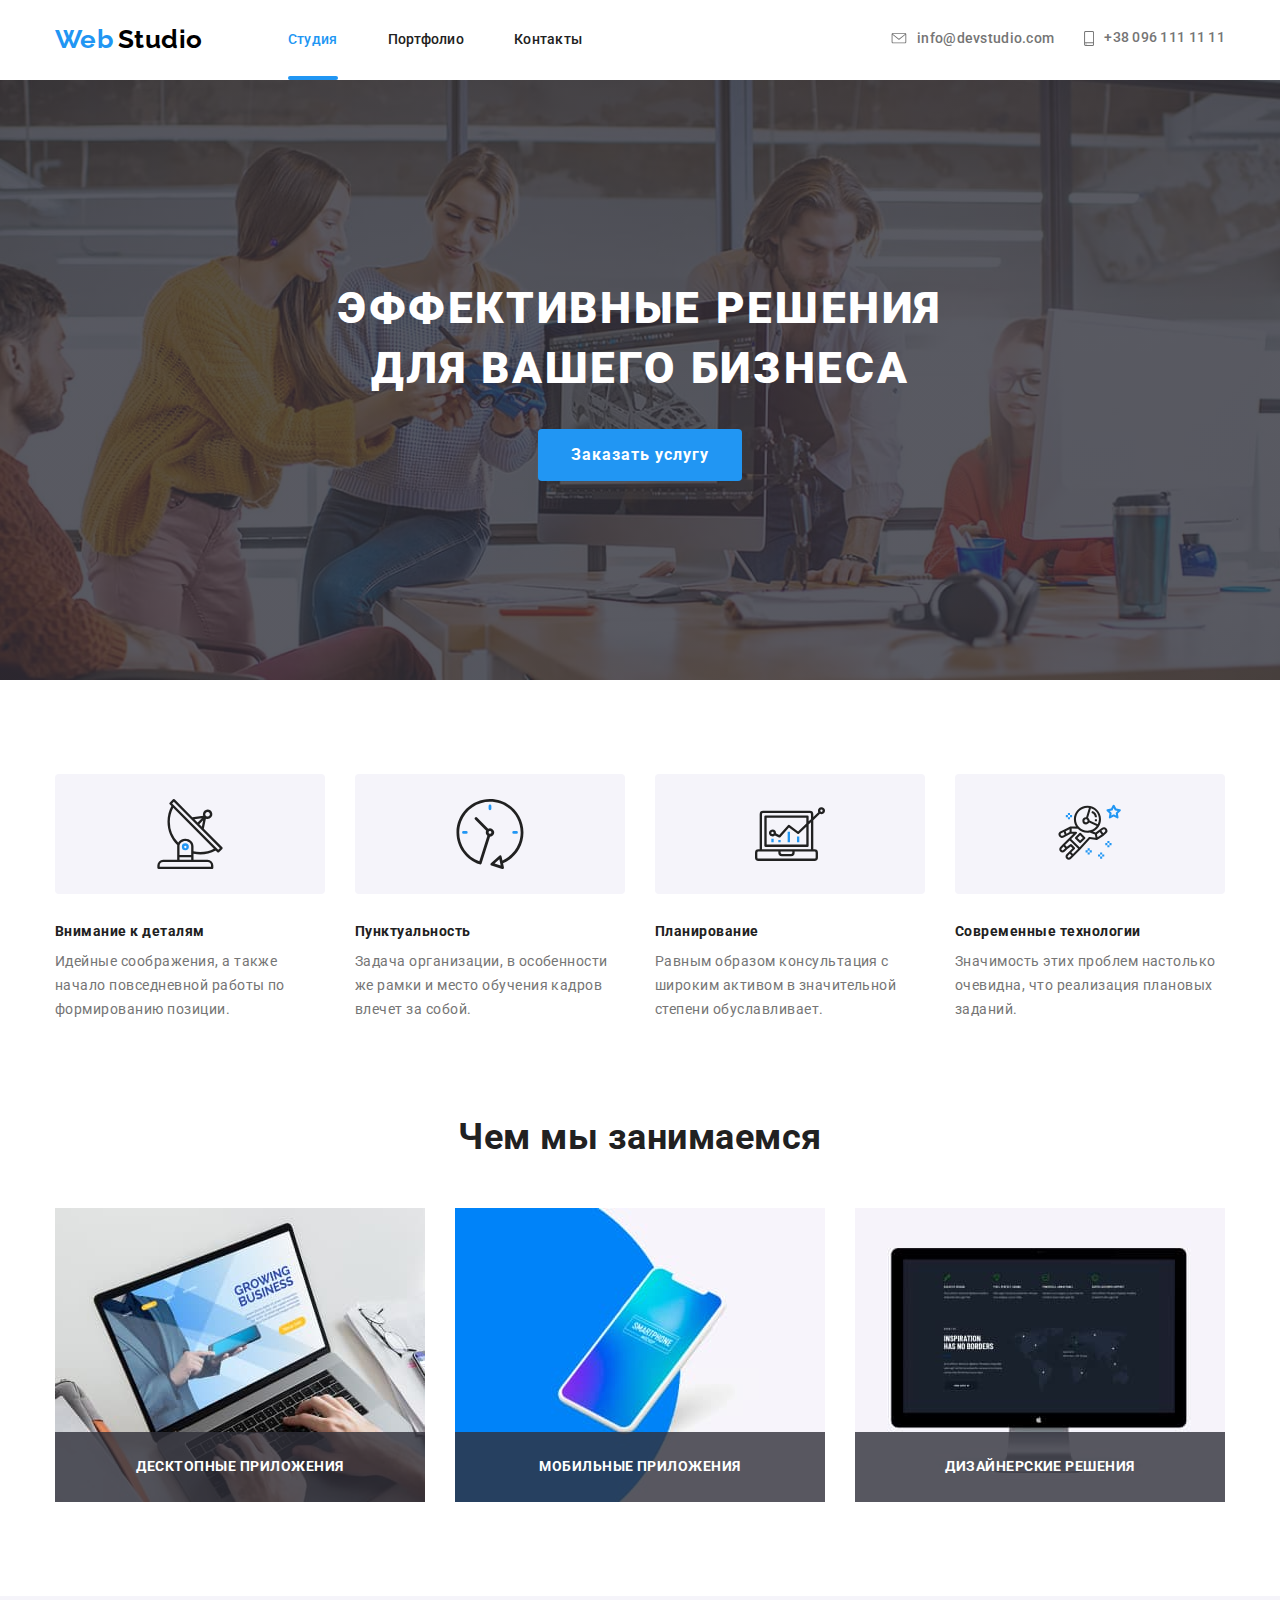
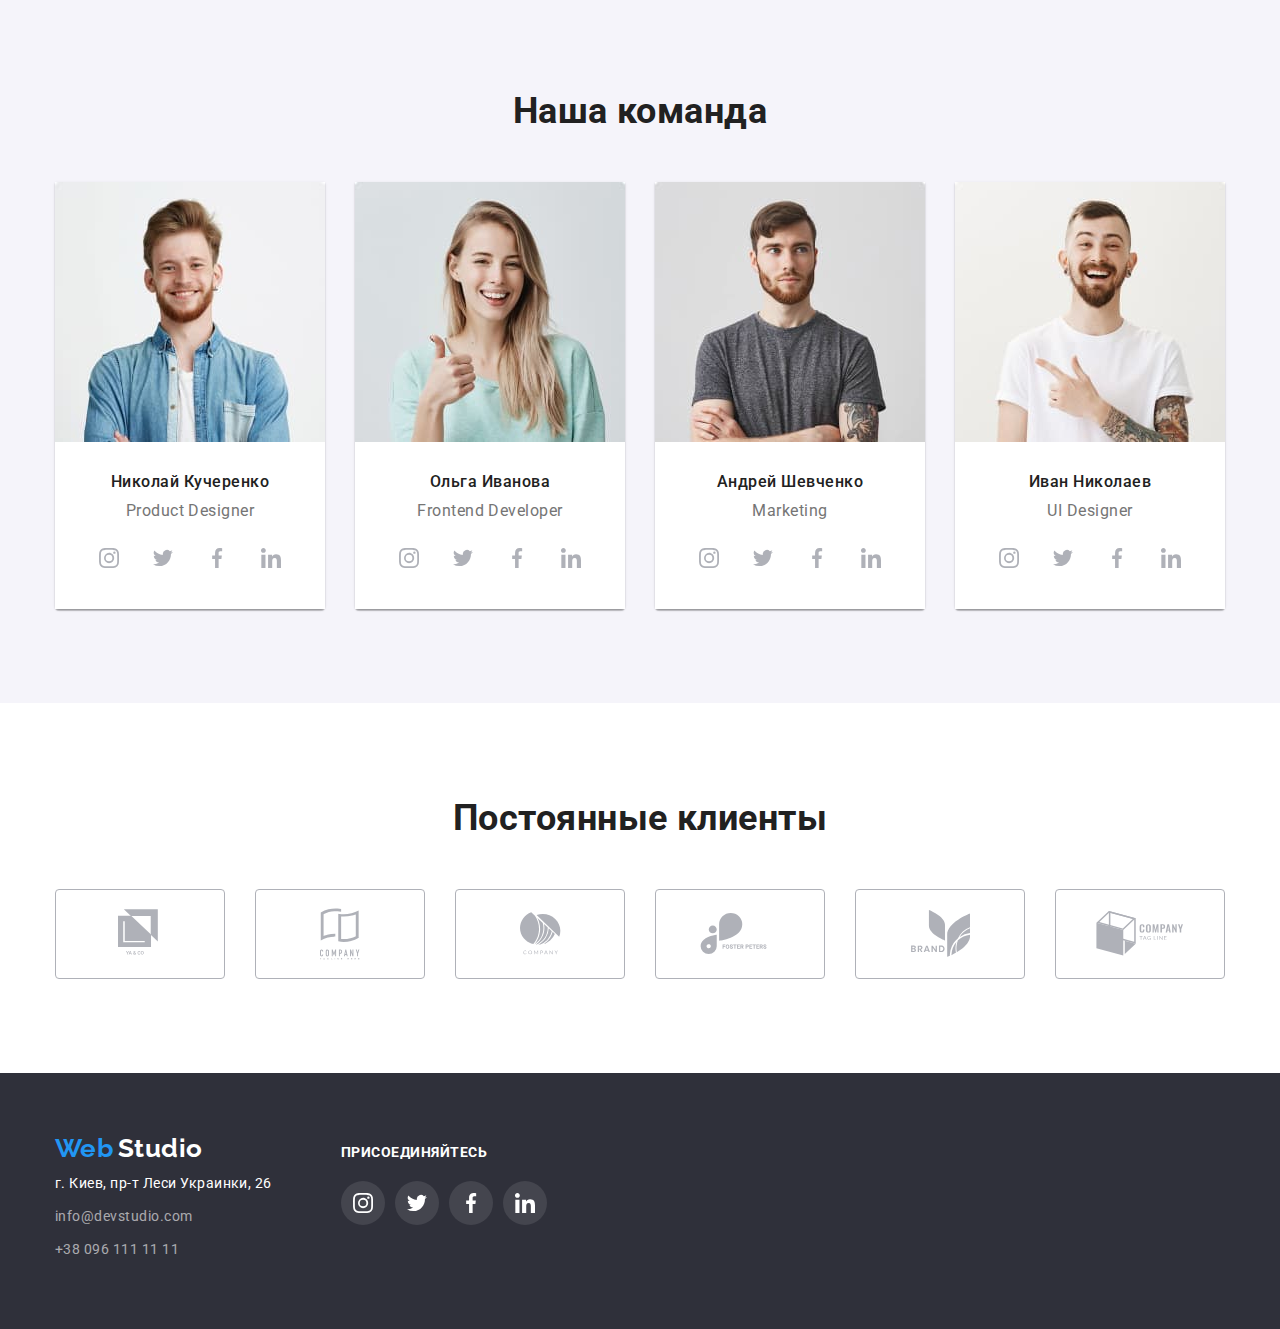
<file: index.html>
<!DOCTYPE html>
<html lang="ru">
<head>
    <meta charset="UTF-8">
    <meta name="viewport" content="width=device-width, initial-scale=1.0">
    <title>Document</title>
    <link rel="stylesheet" href="https://fonts.googleapis.com/css2?family=Raleway:wght@700&family=Roboto:wght@400;500;700;900&display=swap">
    <link rel="stylesheet" href="https://cdnjs.cloudflare.com/ajax/libs/modern-normalize/0.6.0/modern-normalize.min.css">
    <link rel="stylesheet" href="./css/styles.css">
</head>
<body class="body">
    <!-- Навигация по сайту -->
        <header>
            <div class="container">
                <nav class="container-main-nav">
                    <a class="logo" href="./index.html">
                        <span class="logo-blue">Web</span>
                        <span class="logo-black">Studio</span>
                    </a>
                    <ul class="site-nav">
                        <li class="site-nav-item"><a class="link-1 active current" href="./index.html">Студия</a></li>
                        <li class="site-nav-item"><a class="link-1" href="./portfolio.html">Портфолио</a></li>
                        <li class="site-nav-item"><a class="link-1" href="">Контакты</a></li>
                    </ul>
                
                    <address class="address-container">
                        <ul class="auth-nav">
                            <li class="auth-nav-item">
                                <a class="info" href="mailto:info@devstudio.com" aria-label="написать письмо на электронную почту info@devstudio.com">
                                    <svg class="icon-mail" width="16" height="11">
                                        <use href="./images/sprite.svg#envelope"></use>
                                    </svg>info@devstudio.com</a>
                            </li>
                            <li class="auth-nav-item">
                                <a class="info" href="tel:+380961111111" aria-label="позвонить по телефону +380961111111">
                                    <svg class="icon-phone" width="10" height="15">
                                        <use href="./images/sprite.svg#smartphone"></use>
                                    </svg>+38 096 111 11 11</a>
                            </li>
                        </ul>
                    </address>
                </nav>
            </div>
        </header>

    <main>
        <!-- Герой -->
            <section class="hero">
                <div class="container-hero">
                    <h1 class="hero-title">ЭФФЕКТИВНЫЕ РЕШЕНИЯ ДЛЯ ВАШЕГО БИЗНЕСА</h1>
                        <a class="service" href="">
                            <p class="service-title">Заказать услугу</p>
                        </a>
                </div>
            </section>

        <!-- Характеристика веб-студии -->
        <section class="section">
            <div class="container">
                <h2 class="hidden-title">Характеристика веб-студии</h2>
                    <ul class="feature-list">
                        <li class="feature-list-item">
                            <div class="icon-block">
                                <svg class="icon" width="70" height="70">
                                    <use href="./images/sprite.svg#antena"></use>
                                </svg>
                            </div>
                                    <h3 class="title">Внимание к деталям</h3>
                                        <p class="clarifications">Идейные соображения, а также начало повседневной работы по формированию позиции.</p>
                        </li>
                        <li class="feature-list-item">
                            <div class="icon-block">
                                <svg class="icon" width="70" height="70">
                                    <use href="./images/sprite.svg#clock-1"></use>
                                </svg>
                            </div>
                                <h3 class="title">Пунктуальность</h3>
                                    <p class="clarifications">Задача организации, в особенности же рамки и место обучения кадров влечет за собой.</p>
                        </li>
                        <li class="feature-list-item">
                            <div class="icon-block">
                                <svg class="icon" width="70" height="70">
                                    <use href="./images/sprite.svg#icon-diagram-1"></use>
                                </svg>
                            </div>
                                <h3 class="title">Планирование</h3>
                                    <p class="clarifications">Равным образом консультация с широким активом в значительной степени обуславливает.</p>
                        </li>
                        <li class="feature-list-item">
                            <div class="icon-block">
                                <svg class="icon" width="70" height="70">
                                    <use href="./images/sprite.svg#astronaut"></use>
                                </svg>
                            </div>
                                <h3 class="title">Современные технологии</h3>
                                    <p class="clarifications">Значимость этих проблем настолько очевидна, что реализация плановых заданий.</p>
                        </li>
                    </ul>
            </div>
        </section>

        <!-- Деятельнось веб-студии -->
        <section class="section activities">
            <div class="container">
                <h2 class="section-title">Чем мы занимаемся</h2>
                <ul class="activity-list">
                    <li class="activity-list-item">
                        <img src="./images/ноутбук.jpg" width="370" height="294" alt="ноутбук" />
                        <p class="example">ДЕСКТОПНЫЕ ПРИЛОЖЕНИЯ</p>
                    </li>
                    <li class="activity-list-item">
                        <img src="./images/смартфон.jpg" width="370" height="294" alt="smartphone" />
                        <p class="example">МОБИЛЬНЫЕ ПРИЛОЖЕНИЯ</p>
                    </li>
                    <li class="activity-list-item">
                        <img src="./images/монитор.jpg" width="370" height="294" alt="монитор" />
                        <p class="example">ДИЗАЙНЕРСКИЕ РЕШЕНИЯ</p>
                    </li>
                </ul>
            </div>
        </section>

        <!-- Команда -->
        <section class="section team">
            <div class="container">
                <h2 class="section-title">Наша команда</h2>
                <ul class="team-list">
                    <li class="team-list-item">
                        <div class="card-foto">
                            <img class="card-image" src="./images/foto-1.jpg" alt="Участник_группы_1" />
                                <div class="card-foto-content">
                                    <h3 class="name">Николай Кучеренко</h3>
                                        <p class="specialization">Product Designer</p>
                                            <ul class="links-list">
                                                <li class="social"><a href="" class="social-link">
                                                    <svg class="social-list" width="20" height="20">
                                                        <use href="./images/sprite.svg#Instagram"></use> 
                                                    </svg></a>
                                                </li>
                                                <li class="social"><a href="" class="social-link">
                                                    <svg class="social-list" width="20" height="20">
                                                        <use href="./images/sprite.svg#Twitter"></use> 
                                                    </svg></a>
                                                </li>
                                                <li class="social"><a href="" class="social-link">
                                                    <svg class="social-list" width="20" height="20">
                                                        <use href="./images/sprite.svg#Facebook"></use> 
                                                    </svg></a>
                                                </li>
                                                <li class="social"><a href="" class="social-link">
                                                    <svg class="social-list" width="20" height="20">
                                                        <use href="./images/sprite.svg#linkedin"></use> 
                                                    </svg></a>
                                                </li>
                                            </ul>
                                </div>
                        </div>
                    </li>
                    <li class="team-list-item">
                        <div class="card-foto">
                            <img class="card-image" src="./images/foto-2.jpg" alt="Участник_группы_2" />
                                <div class="card-foto-content">
                                    <h3 class="name">Ольга Иванова</h3>
                                        <p class="specialization">Frontend Developer</p>
                                            <ul class="links-list">
                                                <li class="social"><a href="" class="social-link">
                                                    <svg class="social-list" width="20" height="20">
                                                        <use href="./images/sprite.svg#Instagram"></use> 
                                                    </svg></a>
                                                </li>
                                                <li class="social"><a href="" class="social-link">
                                                    <svg class="social-list" width="20" height="20">
                                                        <use href="./images/sprite.svg#Twitter"></use> 
                                                    </svg></a>
                                                </li>
                                                <li class="social"><a href="" class="social-link">
                                                    <svg class="social-list" width="20" height="20">
                                                        <use href="./images/sprite.svg#Facebook"></use> 
                                                    </svg></a>
                                                </li>
                                                <li class="social"><a href="" class="social-link">
                                                    <svg class="social-list" width="20" height="20">
                                                        <use href="./images/sprite.svg#linkedin"></use> 
                                                    </svg></a>
                                                </li>
                                            </ul>
                                </div>
                        </div>
                    </li>
                    <li class="team-list-item">
                        <div class="card-foto">
                            <img class="card-image" src="./images/foto-3.jpg" alt="Участник_группы_3" />
                                <div class="card-foto-content">
                                    <h3 class="name">Андрей Шевченко</h3>
                                        <p class="specialization">Marketing</p>
                                            <ul class="links-list">
                                                <li class="social"><a href="" class="social-link">
                                                    <svg class="social-list" width="20" height="20">
                                                        <use href="./images/sprite.svg#Instagram"></use> 
                                                    </svg></a>
                                                </li>
                                                <li class="social"><a href="" class="social-link">
                                                    <svg class="social-list" width="20" height="20">
                                                        <use href="./images/sprite.svg#Twitter"></use> 
                                                    </svg></a>
                                                </li>
                                                <li class="social"><a href="" class="social-link">
                                                    <svg class="social-list" width="20" height="20">
                                                        <use href="./images/sprite.svg#Facebook"></use> 
                                                    </svg></a>
                                                </li>
                                                <li class="social"><a href="" class="social-link">
                                                    <svg class="social-list" width="20" height="20">
                                                        <use href="./images/sprite.svg#linkedin"></use> 
                                                    </svg></a>
                                                </li>
                                            </ul>
                                </div>
                        </div>
                    </li>
                    <li class="team-list-item">
                        <div class="card-foto">
                            <img class="card-image" src="./images/foto-4.jpg" alt="Участник_группы_4" />
                                <div class="card-foto-content">
                                    <h3 class="name">Иван Николаев</h3>
                                        <p class="specialization">UI Designer</p>
                                            <ul class="links-list">
                                                <li class="social"><a href="" class="social-link">
                                                    <svg class="social-list" width="20" height="20">
                                                        <use href="./images/sprite.svg#Instagram"></use> 
                                                    </svg></a>
                                                </li>
                                                <li class="social"><a href="" class="social-link">
                                                    <svg class="social-list" width="20" height="20">
                                                        <use href="./images/sprite.svg#Twitter"></use> 
                                                    </svg></a>
                                                </li>
                                                <li class="social"><a href="" class="social-link">
                                                    <svg class="social-list" width="20" height="20">
                                                        <use href="./images/sprite.svg#Facebook"></use> 
                                                    </svg></a>
                                                </li>
                                                <li class="social"><a href="" class="social-link">
                                                    <svg class="social-list" width="20" height="20">
                                                        <use href="./images/sprite.svg#linkedin"></use> 
                                                    </svg></a>
                                                </li>
                                            </ul>
                                </div>
                        </div>
                    </li>
                </ul>
            </div>
        </section>

        <!-- Клиенты -->
        <section class="section">
            <div class="container">
                <h2 class="section-title">Постоянные клиенты</h2>
                <ul class="list-customers">
                    <li class="list-customers-item">
                        <a class="customers-link" href="">
                            <svg class="icon" width="44" height="49">
                                <use href="./images/sprite.svg#icon-logo-1"></use> 
                            </svg></a>
                    </li>
                    <li class="list-customers-item">
                        <a class="customers-link" href="">
                            <svg class="icon" width="40" height="52">
                                <use href="./images/sprite.svg#icon-logo-2"></use> 
                            </svg></a>
                    </li>
                    <li class="list-customers-item">
                        <a class="customers-link" href="">
                            <svg class="icon" width="41" height="43">
                                <use href="./images/sprite.svg#icon-logo-3"></use> 
                            </svg></a>
                        </li>
                    <li class="list-customers-item">
                        <a class="customers-link" href="">
                            <svg class="icon" width="80" height="42">
                                <use href="./images/sprite.svg#icon-logo-4"></use> 
                             </svg></a>
                    </li>
                    <li class="list-customers-item">
                        <a class="customers-link" href="">
                            <svg class="icon" width="59" height="47">
                                <use href="./images/sprite.svg#icon-logo-5"></use> 
                            </svg></a>
                    </li>
                    <li class="list-customers-item">
                        <a class="customers-link" href="">
                            <svg class="icon" width="88" height="45">
                                <use href="./images/sprite.svg#icon-logo-6"></use> 
                            </svg></a>
                    </li>
                </ul>
            </div>
        </section>
    </main>

    <!-- Футер -->
    <footer class="footer">
        <div class="container data">
           <div class="container-address">
               <a class="logo" href="">
                   <span class="logo-blue">Web</span>
                   <span class="logo-white">Studio</span>
               </a>
                   <address>
                       <ul class="address-list">
                           <li class="dislocation"><a class="location" href="">г. Киев, пр-т Леси Украинки, 26</a></li>
                           <li class="email"><a class="info-2" href="mailto:info@devstudio.com">info@devstudio.com</a></li>
                           <li><a class="info-2" href="tel:+380961111111">+38 096 111 11 11</a></li>
                       </ul>
                   </address>
           </div>
           <div class="container-invitation">
               <p class="invitation">ПРИСОЕДИНЯЙТЕСЬ</p>
                    <ul class="links-list-2">
                        <li class="social-2"><a href="" class="social-link-2">
                            <svg class="social-list-2" width="20" height="20">
                                <use href="./images/sprite.svg#Instagram"></use> 
                            </svg></a>
                        </li>
                        <li class="social-2"><a href="" class="social-link-2">
                            <svg class="social-list-2" width="44" height="44">
                                <use href="./images/sprite.svg#Twitter"></use> 
                            </svg></a>
                        </li>
                        <li class="social-2"><a href="" class="social-link-2">
                            <svg class="social-list-2" width="20" height="20">
                                <use href="./images/sprite.svg#Facebook"></use> 
                            </svg></a>
                        </li>
                        <li class="social-2"><a href="" class="social-link-2">
                            <svg class="social-list-2" width="20" height="20">
                                <use href="./images/sprite.svg#linkedin"></use> 
                            </svg></a>
                        </li>
                    </ul>
           </div>
        </div>
   </footer>
</body>
</html>
</file>
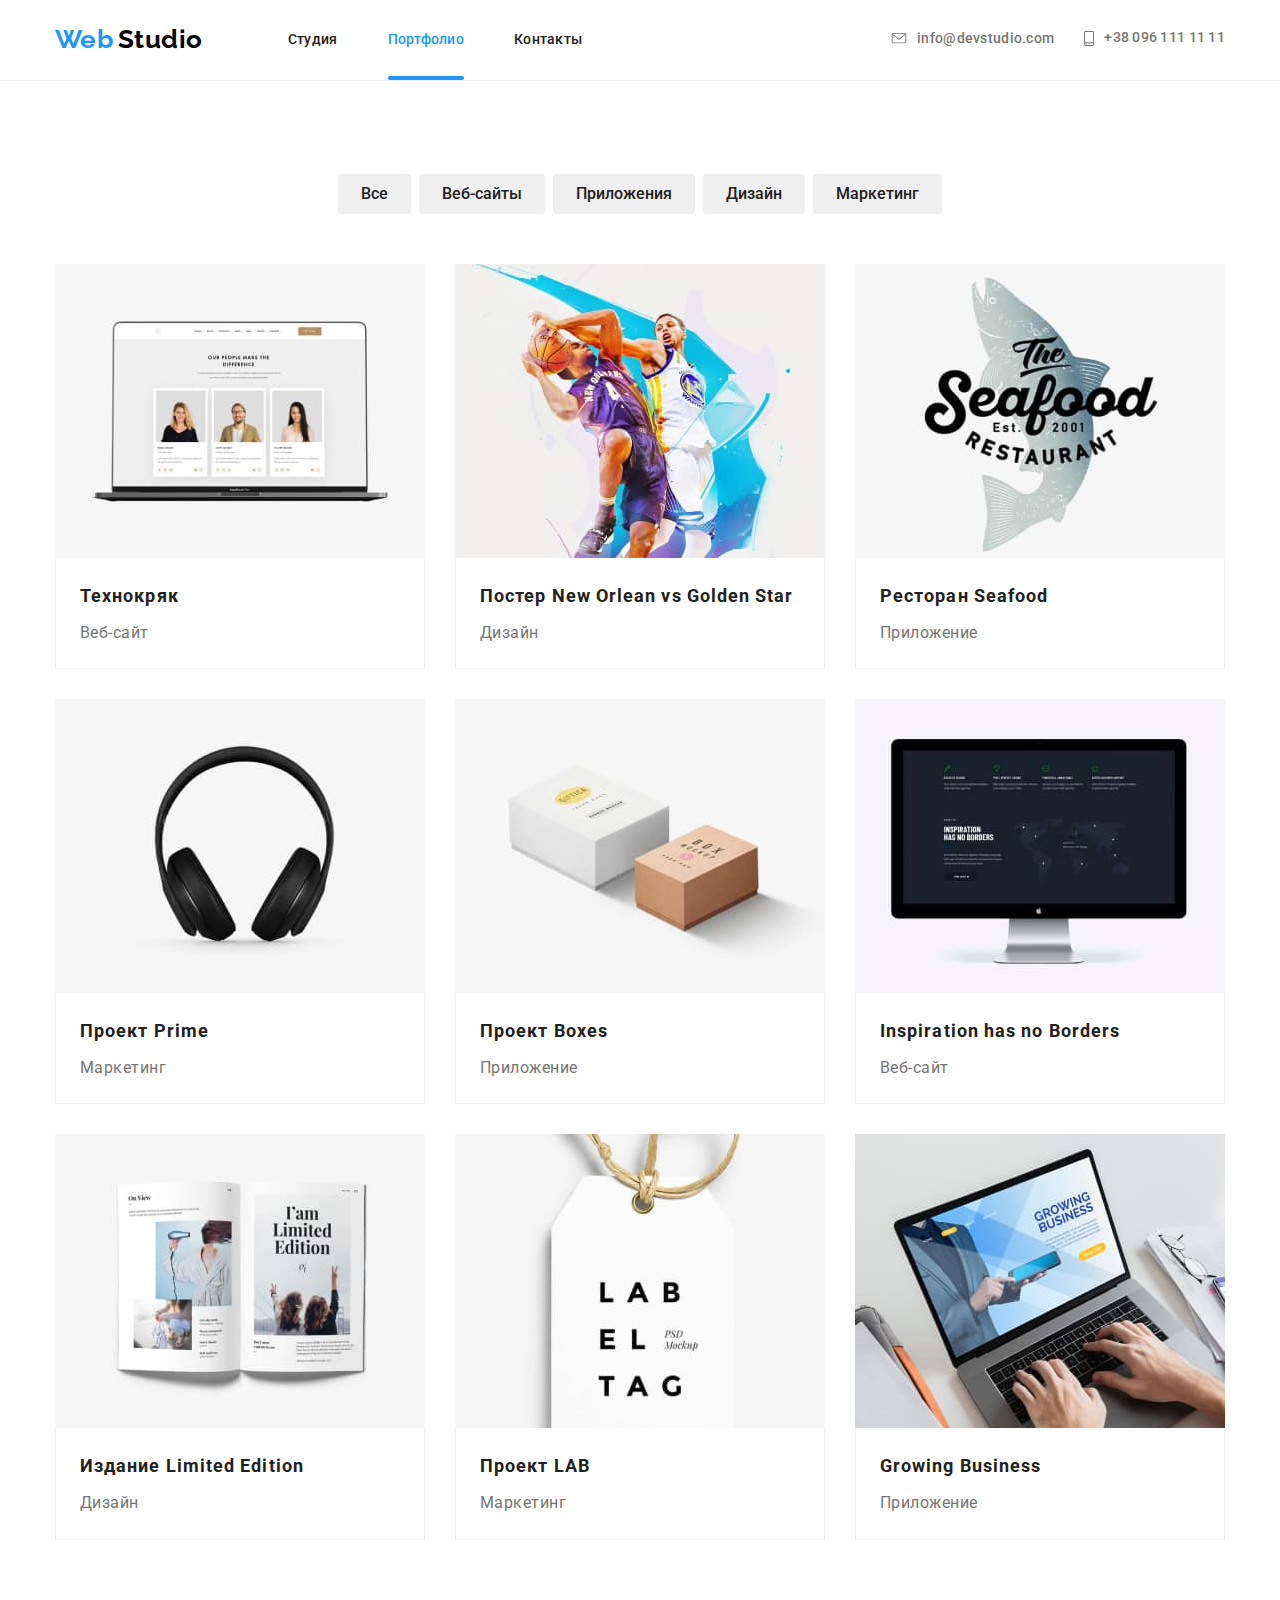
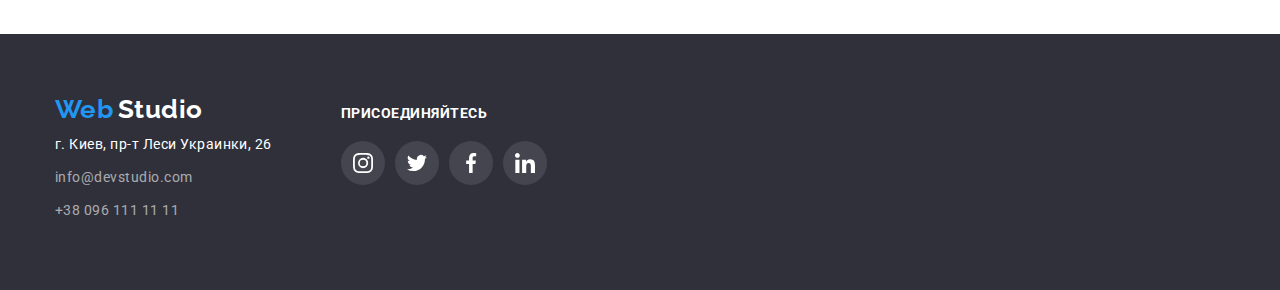
<file: portfolio.html>
<!DOCTYPE html>
<html lang="en">
<head>
    <meta charset="UTF-8">
    <meta name="viewport" content="width=device-width, initial-scale=1.0">
    <title>Document</title>
    <link rel="stylesheet" href="https://fonts.googleapis.com/css2?family=Raleway:wght@700&family=Roboto:wght@400;500;700;900&display=swap">
    <link rel="stylesheet" href="https://cdnjs.cloudflare.com/ajax/libs/modern-normalize/0.6.0/modern-normalize.min.css">
    <link rel="stylesheet" href="./css/styles.css">
</head>
<body class="body">
     <!-- Шапка сайта -->
     <header class="header-portfolio">
        <div class="container">
            <nav class="container-main-nav">
                <a class="logo" href="./index.html">
                    <span class="logo-blue">Web</span>
                    <span class="logo-black">Studio</span>
                </a>
                <ul class="site-nav">
                    <li class="site-nav-item"><a class="link-1" href="./index.html">Студия</a></li>
                    <li class="site-nav-item"><a class="link-1 active current" href="./portfolio.html">Портфолио</a></li>
                    <li class="site-nav-item"><a class="link-1" href="">Контакты</a></li>
                </ul>
            
                <address class="address-container">
                    <ul class="auth-nav">
                        <li class="auth-nav-item">
                            <a class="info mail" href="mailto:info@devstudio.com" aria-label="написать письмо на электронную почту info@devstudio.com">
                                <svg class="icon-mail" width="16" height="11">
                                    <use href="./images/sprite.svg#envelope"></use>
                                </svg>info@devstudio.com</a>
                        </li>
                        <li class="auth-nav-item">
                            <a class="info number" href="tel:+380961111111" aria-label="позвонить по телефону +380961111111">
                                <svg class="icon-phone" width="10" height="15">
                                    <use href="./images/sprite.svg#smartphone"></use>
                                </svg>+38 096 111 11 11</a>
                        </li>
                    </ul>
                </address>
            </nav>
        </div>
    </header>

    <main>
        <!-- Навигация по сайту -->
        
            <section class="section-2">
                <div class="container">
                    <h1 class="hidden-title">Список работ</h1>
                        <ul class="filter">
                            <li class="filter-list"> <button type="button" class="btn first">Все</button></li>
                            <li class="filter-list"> <button type="button" class="btn second">Веб-сайты</button></li>
                            <li class="filter-list"> <button type="button" class="btn third">Приложения</button></li>
                            <li class="filter-list"> <button type="button" class="btn fourth">Дизайн</button></li>
                            <li class="filter-list"> <button type="button" class="btn fifth">Маркетинг</button></li>
                        </ul>

                        <ul class="works-list">
                            <li class="works-list-item">
                                <a class="example-2" href="">
                                    <div class="card">
                                        <div class="card-active">
                                            <img class="card-image" src="./images/сайт-1.jpg" alt="веб-сайт">
                                            <p class="description">Технокряк это современная площадка распространения коронавируса. Компании используют эту платформу для цифрового шпионажа и атак на защищённые сервера конкурентов.</p>
                                        </div>
                                        <div class="card-content">
                                            <h2 class="title-2">Технокряк</h2>
                                            <p class="description-2">Веб-сайт</p>
                                        </div>
                                    </div>    
                                </a>
                            </li>
                            <li class="works-list-item">
                                <a class="example-2" href="">
                                    <div class="card">
                                        <div class="card-active">
                                            <img class="card-image" src="./images/дизайн-1.jpg" alt="веб-сайт">
                                            <p class="description">Технокряк это современная площадка распространения коронавируса. Компании используют эту платформу для цифрового шпионажа и атак на защищённые сервера конкурентов.</p>
                                        </div>
                                        <div class="card-content">
                                            <h2 class="title-2">Постер New Orlean vs Golden Star</h2>
                                            <p class="description-2">Дизайн</p>
                                        </div>
                                    </div>    
                                </a>
                            </li>
                            <li class="works-list-item">
                                <a class="example-2" href="">
                                    <div class="card">
                                        <div class="card-active">
                                            <img class="card-image" src="./images/приложение-1.jpg" alt="рыба">
                                            <p class="description">Технокряк это современная площадка распространения коронавируса. Компании используют эту платформу для цифрового шпионажа и атак на защищённые сервера конкурентов.</p>
                                        </div>
                                        <div class="card-content">
                                            <h2 class="title-2">Ресторан Seafood</h2>
                                            <p class="description-2">Приложение</p>
                                        </div>
                                    </div>
                                </a>
                            </li>
                            <li class="works-list-item">
                                <a class="example-2" href="">
                                    <div class="card">
                                        <div class="card-active">
                                            <img class="card-image" src="./images/маркетинг-1.jpg" alt="наушники">
                                            <p class="description">Технокряк это современная площадка распространения коронавируса. Компании используют эту платформу для цифрового шпионажа и атак на защищённые сервера конкурентов.</p>
                                        </div>
                                        <div class="card-content">
                                            <h2 class="title-2">Проект Prime</h2>
                                            <p class="description-2">Маркетинг</p>
                                        </div>
                                    </div>
                                </a>
                            </li>
                            <li class="works-list-item">
                                <a class="example-2" href="">
                                    <div class="card">
                                        <div class="card-active">
                                            <img class="card-image" src="./images/приложение-2.jpg" alt="коробки">
                                            <p class="description">Технокряк это современная площадка распространения коронавируса. Компании используют эту платформу для цифрового шпионажа и атак на защищённые сервера конкурентов.</p>
                                        </div>
                                        <div class="card-content">
                                            <h2 class="title-2">Проект Boxes</h2>
                                            <p class="description-2">Приложение</p>
                                        </div>
                                    </div>
                                </a>
                            </li>
                            <li class="works-list-item">
                                <a class="example-2" href="">
                                    <div class="card">
                                        <div class="card-active">
                                            <img class="card-image" src="./images/сайт-2.jpg" alt="монитор">
                                            <p class="description">Технокряк это современная площадка распространения коронавируса. Компании используют эту платформу для цифрового шпионажа и атак на защищённые сервера конкурентов.</p>
                                        </div>
                                        <div class="card-content">
                                            <h2 class="title-2">Inspiration has no Borders</h2>
                                            <p class="description-2">Веб-сайт</p>
                                        </div>
                                    </div>       
                                </a>
                            </li>
                            <li class="works-list-item">
                                <a class="example-2" href="">
                                    <div class="card">
                                        <div class="card-active">
                                            <img class="card-image" src="./images/дизайн-2.jpg" alt="журнал">
                                            <p class="description">Технокряк это современная площадка распространения коронавируса. Компании используют эту платформу для цифрового шпионажа и атак на защищённые сервера конкурентов.</p>
                                        </div>
                                        <div class="card-content">
                                            <h2 class="title-2">Издание Limited Edition</h2>
                                            <p class="description-2">Дизайн</p>
                                        </div>
                                    </div>    
                                </a>
                            </li>
                            <li class="works-list-item">
                                <a class="example-2" href="">
                                    <div class="card">
                                        <div class="card-active">
                                            <img class="card-image" src="./images/маркетинг-2.jpg" alt="лейбл">
                                            <p class="description">Технокряк это современная площадка распространения коронавируса. Компании используют эту платформу для цифрового шпионажа и атак на защищённые сервера конкурентов.</p>
                                        </div>
                                        <div class="card-content">
                                            <h2 class="title-2">Проект LAB</h2>
                                            <p class="description-2">Маркетинг</p>
                                        </div>
                                    </div>
                                </a>
                            </li>
                            <li class="works-list-item">
                                <a class="example-2" href="">
                                    <div class="card">
                                        <div class="card-active">
                                            <img class="card-image" src="./images/приложение-3.jpg" alt="ноутбук">
                                            <p class="description">Технокряк это современная площадка распространения коронавируса. Компании используют эту платформу для цифрового шпионажа и атак на защищённые сервера конкурентов.</p>
                                        </div>
                                        <div class="card-content">
                                            <h2 class="title-2">Growing Business</h2>
                                            <p class="description-2">Приложение</p>
                                        </div>
                                    </div>
                                </a>
                            </li>
                        </ul>
                </div>
            </section>
    </main>
        
    <!-- Футер -->
    <footer class="footer">
        <div class="container data">
           <div class="container-address">
               <a class="logo" href="">
                   <span class="logo-blue">Web</span>
                   <span class="logo-white">Studio</span>
               </a>
                   <address>
                       <ul class="address-list">
                           <li class="dislocation"><a class="location" href="">г. Киев, пр-т Леси Украинки, 26</a></li>
                           <li class="email"><a class="info-2" href="mailto:info@devstudio.com">info@devstudio.com</a></li>
                           <li><a class="info-2" href="tel:+380961111111">+38 096 111 11 11</a></li>
                       </ul>
                   </address>
           </div>
           <div class="container-invitation">
            <p class="invitation">ПРИСОЕДИНЯЙТЕСЬ</p>
                 <ul class="links-list-2">
                     <li class="social-2"><a href="" class="social-link-2">
                         <svg class="social-list-2" width="20" height="20">
                             <use href="./images/sprite.svg#Instagram"></use> 
                         </svg></a>
                     </li>
                     <li class="social-2"><a href="" class="social-link-2">
                         <svg class="social-list-2" width="44" height="44">
                             <use href="./images/sprite.svg#Twitter"></use> 
                         </svg></a>
                     </li>
                     <li class="social-2"><a href="" class="social-link-2">
                         <svg class="social-list-2" width="20" height="20">
                             <use href="./images/sprite.svg#Facebook"></use> 
                         </svg></a>
                     </li>
                     <li class="social-2"><a href="" class="social-link-2">
                         <svg class="social-list-2" width="20" height="20">
                             <use href="./images/sprite.svg#linkedin"></use> 
                         </svg></a>
                     </li>
                 </ul>
            </div>
        </div>
   </footer>    
</body>
</html>
</file>
<file: css/styles.css>
/* цвет основного текста #757575 */
/* вторичный цвет текста #212121 */
/* белый #FFFFFF */
/* акцент #2196F3 */
/* черный #000000 */
/* дополнительный цвет rgba(255, 255, 255, 0.6) */
/* дополнительный цвет2 rgba(255, 255, 255, 0.4) */
/* дополнительный цвет3 #F5F4FA */
/* дополнительный цвет4 rgba(255, 255, 255, 0.1); */
/* дополнительный цвет5 #2F303A*/
/* дополнительный цвет6 rgba(47, 48, 58, 0.8); */
/* дополнительный цвет7 rgba(33, 150, 243, 0.9); */
/* дополнительный цвет8 #AFB1B8 */

:root {
    --primary-text-color: #757575;
    --title-text-color: #212121;
    --accent-color: #2196F3;
    --white-color: #FFFFFF;
    --black-color: #000000;
    --complementary-color: rgba(255, 255, 255, 0.6);
    --complementary-color2: rgba(255, 255, 255, 0.4);
    --complementary-color3: #F5F4FA;
    --complementary-color4: rgba(255, 255, 255, 0.1);
    --complementary-color5: #2F303A;
    --complementary-color6: rgba(47, 48, 58, 0.8);
    --complementary-color7: rgba(33, 150, 243, 0.9);
    --complementary-color8: #AFB1B8;
}

/* Стилизация студии*/

.body {
    background-color: var(--white-color);
    color: var(--primary-text-color);
    font-family: Roboto, sans-serif;
    letter-spacing: 0.03em;
}

.container {
    width: 1200px;
    padding-left: 15px;
    padding-right: 15px;
    margin-right: auto;
    margin-left: auto;
}

img {
    display: block;
    max-width: 100%;
    height: auto;
}

.container-main-nav {
    display: flex;
    align-items: center;
    justify-content: space-between;
}

/* logo */

.logo {
    padding-top: 24px;
    padding-bottom: 25px;

    text-decoration: none;
}

.logo .logo-black {
    color: var(--black-color);
    font-family: Raleway, sans-serif;
    font-weight: 700;
    font-size: 26px;
    line-height: 1.2;
}

.logo-blue {
    color: var(--accent-color);
    font-family: Raleway, sans-serif;
    font-weight: 700;
    font-size: 26px;
    line-height: 1.2;
}

ul {
    list-style: none;
}

/* site-nav */

.site-nav {
    display: flex;
    margin-top: 0;
    margin-bottom: 0;
    margin-left: 85px;
    padding: 0;
}

.site-nav-item + .site-nav-item {
    margin-left: 50px;
}

.site-nav .link-1 {
    display: block;
    padding-top: 32px;
    padding-bottom: 32px;

    color: var(--title-text-color);
    font-weight: 500;
    font-size: 14px;
    line-height: 1.14;
    letter-spacing: 0.02em;
    text-decoration: none;

    transition: color 250ms cubic-bezier(0.4, 0, 0.2, 1);
}

.site-nav .link-1:hover,
.site-nav .link-1:focus {
    color: var(--accent-color);
}

.site-nav .link-1.current {
    color: var(--accent-color);
}

.active {
    position: relative;
}

.active:after {
    content: '';
    position: absolute;
    bottom: 0;
    left: 0;
    height: 4px;
    width: 100%;
    background-color: var(--accent-color);
    border-radius: 2px;
}

/* auth-nav */

.address-container {
    margin-left: auto;
}

.auth-nav {
    display: flex;
    margin-top: 0;
    margin-bottom: 0;
    padding: 0;
}

.auth-nav-item + .auth-nav-item {
    margin-left: 30px;
}

.icon-mail, .icon-phone {
    margin-right: 10px;
}

.icon-mail, .icon-phone {
    fill: currentColor;
}

.info {
    display: inline-flex;
    align-items: center;
    margin: 0;

    color: var(--primary-text-color);
    font-weight: 500;
    font-size: 14px;
    line-height: 1.14;
    letter-spacing: 0.02em;
    text-decoration: none;
    font-style: normal;

    transition: color 250ms cubic-bezier(0.4, 0, 0.2, 1);
}

.auth-nav .info:hover,
.auth-nav .info:focus {
    color: var(--accent-color);
}

/* hero */

.hero {
    display: flex;
    text-align: center;
    justify-content: center;
    align-items: center;
    max-width: 1600px;
    min-height: 600px;
    margin-left: auto;
    margin-right: auto;

    background-image: linear-gradient( to right, 
    rgba(47, 48, 58, 0.8),
    rgba(47, 48, 58, 0.8)),
    url("../images/проект.jpg");
    background-repeat: no-repeat;
    background-position: center;
    background-size: cover;
}

.container-hero {
    max-width: 696px;
}

.hero-title {
    margin-top: 0;
    margin-bottom: 30px;

    color: var(--white-color);
    font-weight: 900;
    font-size: 44px;
    line-height: 1.36;
    letter-spacing: 0.06em;
}

.service {
    text-decoration: none;
}

.service-title {
    display: inline-block;
    border-radius: 4px;
    min-width: 200px;
    padding: 10px 32px;
    margin-top: 0;
    margin-bottom: 0;
    border: 1px solid transparent;

    background-color: var(--accent-color);
    color: var(--white-color);
    font-weight: 700;
    font-size: 16px;
    text-align: center;
    line-height: 1.88;
    letter-spacing: 0.06em
}

/* section */

.section {
    padding-top: 94px;
    padding-bottom: 94px;
}

.section-title {
    margin-top: 0;
    margin-bottom: 50px;

    color: var(--title-text-color);
    font-weight: 700;
    font-size: 36px;
    line-height: 1.17;
    text-align: center;
}

/* features */

.hidden-title {
    position: absolute;
    width: 1px;
    height: 1px;
    margin: -1px;
    border: 0;
    padding: 0;
    clip: rect(0 0 0 0);
    overflow: hidden;
}

.feature-list {
    display: flex;
    margin-top: 0;
    margin-bottom: 0;
    padding: 0;
}

.icon-block {
    display: flex;
    background: var(--complementary-color3);
    margin-bottom: 30px;
    padding: 25px 100px;
    border-radius: 4px;
}

.feature-list-item + .feature-list-item,
.activity-list-item + .activity-list-item,
.team-list-item + .team-list-item,
.list-customers-item + .list-customers-item {
    margin-left: 30px
}

.feature-list .title {
    margin-top: 0;
    margin-bottom: 10px;

    color: var(--title-text-color);
    font-weight: 700;
    font-size: 14px;
    line-height: 1.14;
}

.clarifications {
    margin-top: 0;
    margin-bottom: 0;

    font-size: 14px;
    line-height: 1.71;
}

/* activity */

.activities {
    padding-top: 0;
}

.activity-list-item {
    position: relative;
}

.activity-list {
    display: flex;
    margin-top: 0;
    margin-bottom: 0;
    padding: 0;
}

.activity-list .example {
    position: absolute;
    left: 0;
    bottom: 0;

    margin-top: 0;
    margin-bottom: 0;
    padding-top: 27px;
    height: 70px;
    width: 100%;

    background-color: var(--complementary-color6);
    color: var(--white-color);
    font-weight: 700;
    font-size: 14px;
    line-height: 1.14;
    text-align: center;
}

/* team */

.team {
    background: var(--complementary-color3);
}

.team-list {
    display: flex;
    margin-top: 0;
    margin-bottom: 0;
    padding: 0;
}

.team-list .title {
    color: var(--title-text-color);
}

.card-image {
    display: block;
}

.card-foto {
    width: 270px;
    box-shadow: 0px 2px 1px rgba(0, 0, 0, 0.2),
    0px 1px 1px rgba(0, 0, 0, 0.14),
    0px 1px 3px rgba(0, 0, 0, 0.12);
    border-radius: 0px 0px 4px 4px;
}

.card-foto-content {
    padding-top: 30px;;
    padding-bottom: 24px;
    background: var(--white-color);
}

.name {
    margin-top: 0;
    margin-bottom: 10px;

    color: var(--title-text-color);
    font-weight: 500;
    font-size: 16px;
    line-height: 1.19;
    text-align: center;
}

.specialization {
    margin-top: 0;
    margin-bottom: 16px;

    font-size: 16px;
    line-height: 1.19;
    text-align: center;
}

.links-list {
    display: flex;
    padding: 0;
    justify-content: center;
}

.links-list > .social + .social {
    margin-left: 10px;
}

.social-list {
    display: inline-block;
    width: 44px;
    height: 44px;
    border-radius: 50%;
    --color3: var(--complementary-color8);

    transition: background-color 250ms cubic-bezier(0.4, 0, 0.2, 1);
}

.social-list:hover, .social-list:focus {
    background: var(--accent-color);
    --color3: var(--white-color);
}

/* customers */

.list-customers {
    display: flex;
    margin-top: 0;
    margin-bottom: 0;
    padding: 0;
    justify-content: center;
}

.customers-link {
    display: inline-flex;
    align-items: center;
    justify-content: center;
    width: 170px;
    height: 90px;
    border: 1px solid #AFB1B8;
    border-radius: 4px;

    transition: border-color 250ms cubic-bezier(0.4, 0, 0.2, 1);
}

.customers-link:hover,
.customers-link:focus {
    border-color: var(--accent-color);
}

.icon {
    fill: var(--complementary-color8);
    transition: fill 250ms cubic-bezier(0.4, 0, 0.2, 1);
}

.customers-link:hover .icon,
.customers-link:focus .icon {
    fill: var(--accent-color);
}

.list-customers-item + .list-customers-item {
    margin-left: 30px
}

/* footer */

.footer {
    background-color: var(--complementary-color5);
}

.logo .logo-white {
    color: var(--white-color);
    font-family: Raleway, sans-serif;
    font-weight: 700;
    font-size: 26px;
    line-height: 1.2;
}

.container-address {
    padding-top: 60px;
    padding-bottom: 60px;
}

 /* address-list */

 .address-list {
    margin-top: 8px;
    margin-bottom: 0;
    padding: 0;
 }

.address-list .location {
    color: var(--white-color);
    font-size: 14px;
    line-height: 1.71;
    text-decoration: none;
    font-style: normal;
}

.address-list > .dislocation {
    margin-bottom: 9px;
}

.address-list > .email {
    margin-bottom: 9px;
}

.address-list .info-2 {
    color: var(--complementary-color);
    font-size: 14px;
    line-height: 1.71;
    text-decoration: none;
    font-style: normal;
}

/* links-list-2 */

.container-invitation {
    padding-top: 72px;
    padding-bottom: 100px;
}

.invitation {
    margin-top: 0;
    margin-bottom: 20px;

    color: var(--white-color);
    font-weight: 700;
    font-size: 14px;
    line-height: 1.14;
}

.links-list-2 {
    display: flex;
    margin-top: 0;
    margin-bottom: 0;
    padding: 0;
}

.links-list-2 > .social-2 + .social-2 {
    margin-left: 10px;
}

.links-list-2 > .social {
    margin-top: 0;
    margin-bottom: 0;
}

.social-list-2 {
    display: inline-block;
    width: 44px;
    height: 44px;
    border-radius: 50%;
    background: var(--complementary-color4);
    --color3: var(--white-color);

    transition: background-color 250ms cubic-bezier(0.4, 0, 0.2, 1);
}

.social-list-2:hover,
.social-list-2:focus {
    background: var(--accent-color);
}

/* стилизация порфолио*/

.header-portfolio {
    margin-bottom: 93px;
    border-bottom: 1px solid #ECECEC;
}

.section-2 {
    margin-bottom: 94px;
}

.section-title-2 {
    margin-top: 0;
    margin-bottom: 0;
    text-align: center;
}

 /* filter */

.filter {
    display: flex;
    justify-content: center;
    margin-top: 0;
    margin-bottom: 50px;
    padding: 0;
}

.filter .filter-list + .filter-list {
    margin-left: 8px;
}

.filter .btn {
    display: inline-block;
    border-radius: 4px;
    padding: 6px 22px;
    border: 1px solid transparent;

    color: var(--title-text-color);
    font-weight: 500;
    font-size: 16px;
    line-height: 1.63;
    text-align: center;
    font-family: Roboto, sans-serif;

    transition: background-color 250ms cubic-bezier(0.4, 0, 0.2, 1);
}

.filter .btn:hover,
.filter .btn:focus {
    color: var(--white-color);
    background: var(--accent-color);
}

.filter > .first {
    min-width: 73px;
}

.filter > .second {
    min-width: 128px;
}

.filter > .third {
    min-width: 145px;
}

.filter > .fourth {
    min-width: 103px;
}

.filter > .fifth {
    min-width: 130px;
}

/* example-2*/

.example-2 {
    text-decoration: none;
}

/* works-list */

.works-list {
    display: flex;
    flex-wrap: wrap;
    margin-top: 0;
    margin-bottom: 0;
    padding: 0;
}

.card {
    width: 370px;
}

.card-active {
    position: relative;
    overflow: hidden;
}

.works-list .description {
    display: inline-block;
    content: '';

    position: absolute;
    left: 0;
    bottom: 0;
    height: 294px;
    margin-top: 0;
    margin-bottom: 0;
    font-size: 18px;
    line-height: 1.56;
    padding-top: 63px;
    padding-left: 24px;
    padding-right: 24px;
    color: var(--white-color);
    background: var(--complementary-color7);
    
    transform: translateY(100%);
    transition: transform 250ms cubic-bezier(0.4, 0, 0.2, 1);
}

.card-active:hover .description,
.card-active:focus .description {
    transform: translateY(0);
}

.card-content {
    padding: 20px 24px;
    background: var(--white-color);
    border-right: 1px solid #EEEEEE;
    border-bottom: 1px solid #EEEEEE;
    border-left: 1px solid #EEEEEE;
    box-sizing: border-box;
}

.works-list .title-2 {
    margin-top: 0;
    margin-bottom: 4px;

    color: var(--title-text-color);
    font-weight: 700;
    font-size: 18px;
    line-height: 2;
    letter-spacing: 0.06em;
}

.works-list .description-2 {
    margin-top: 0;
    margin-bottom: 0;

    color: var(--primary-text-color);
    font-size: 16px;
    line-height: 1.88;   
}

.works-list-item {
    width: 370px;
    margin-right: 30px;
    margin-bottom: 30px;

    transition: box-shadow 250ms cubic-bezier(0.4, 0, 0.2, 1);
}

.works-list-item:nth-child(3n) {
    margin-right: 0;
}

.works-list-item:nth-last-child(-n + 3) {
    margin-bottom: 0;
}

.works-list-item:hover,
.works-list-item:focus {
    box-shadow: 1px 4px 6px rgba(0, 0, 0, 0.16),
    0px 4px 4px rgba(0, 0, 0, 0.06),
    0px 1px 1px rgba(0, 0, 0, 0.12);
}

.data {
    display: flex;
    align-items: baseline;
}

.container-address + .container-invitation {
    margin-left: 69px;
}
</file>
